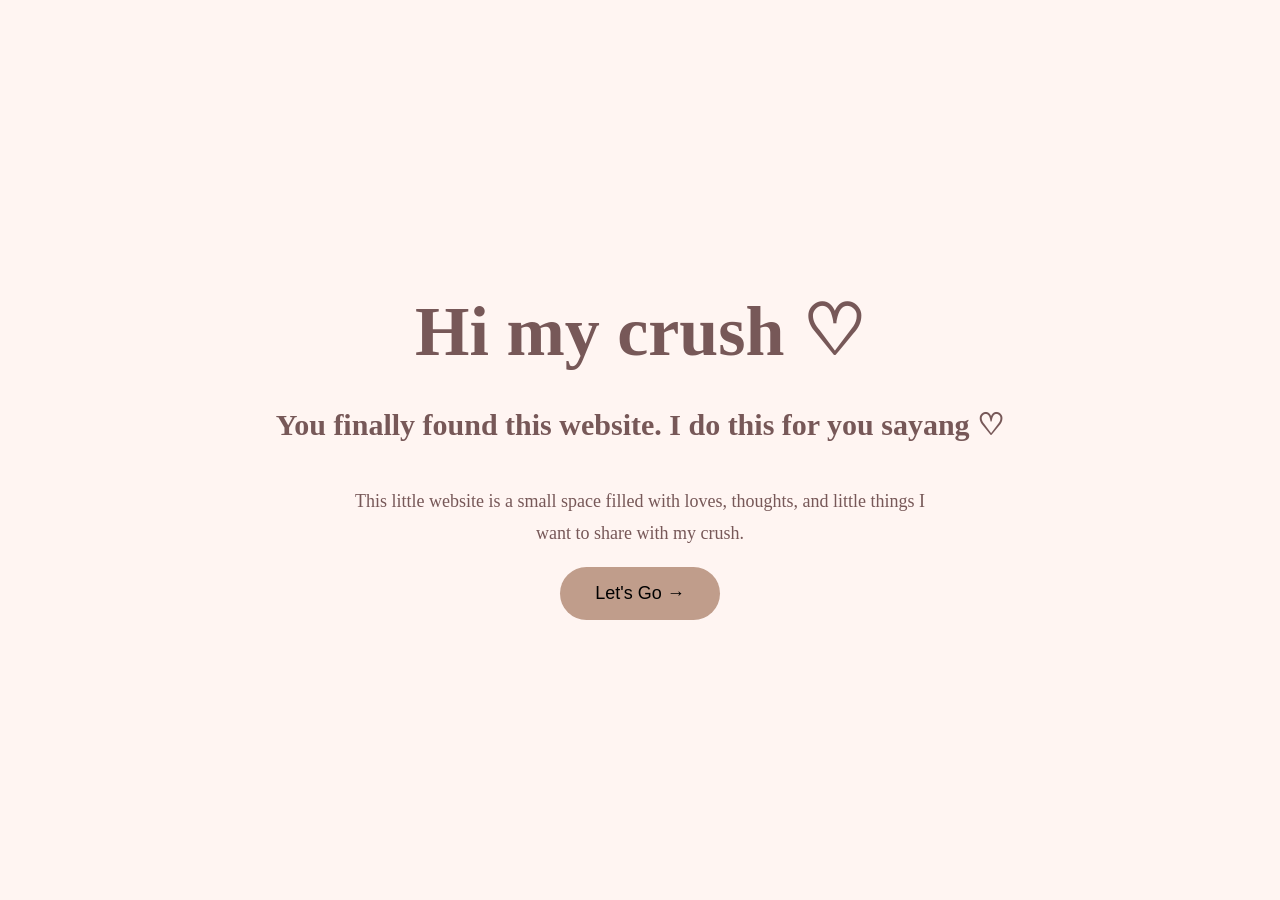
<file: index.html>
<!DOCTYPE html>
<html lang="en">

<head>
    <meta charset="UTF-8">
    <meta name="viewport" content="width=device-width, initial-scale=1.0">

    <title>My Future♡</title>

    <link rel="stylesheet" href="style.css">
</head>

<body class="page1">

    <section class="hero">

        <h1>Hi my crush ♡</h1>

        <h2>You finally found this website. I do this for you sayang ♡</h2>

        <p>
            This little website is a small space
            filled with loves, thoughts,
            and little things I want to share with my crush.
        </p>

        <button onclick="openPassword()">
    Let's Go →
</button>

<div id="passwordBox" class="password-box">

    <div class="password-content">

        <button class="close" onclick="closePassword()">×</button>

        <h2>🔐 Sayang needs to insert password first</h2>

        <p>Hint: Date of our first met ♡
               
        </p>
        <p> 
           exp: 12/12/2024
        </p>

        <input
            type="password"
            id="passwordInput"
            placeholder="Enter password..."
        >

        <button onclick="checkPassword()">
            Enter ♡
        </button>

        <p id="wrongPassword"></p>

    </div>

</div>

    </section>


    <script src="script.js"></script>

</body>

</html>
</file>
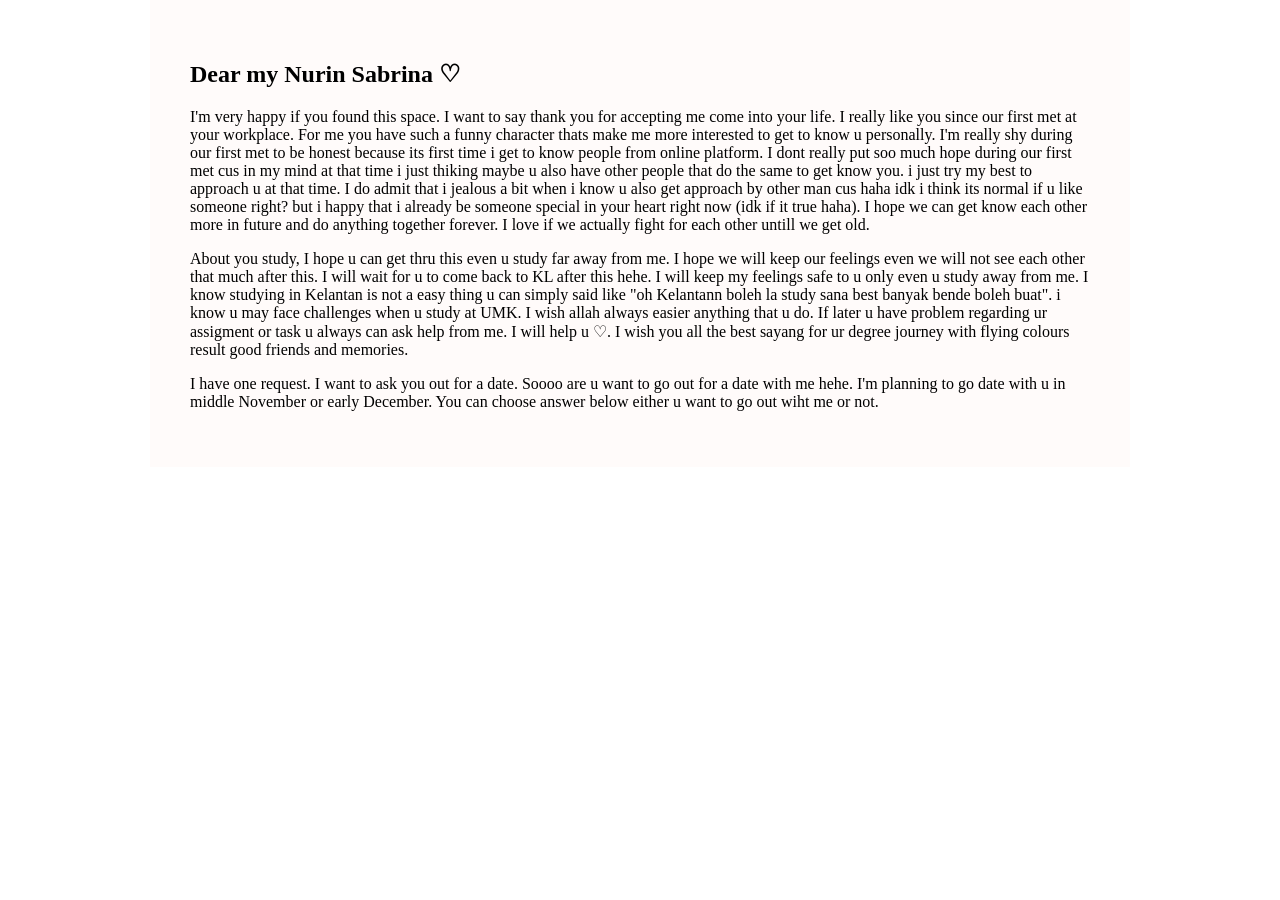
<file: 2 page.html>
<!DOCTYPE html>
<html lang="en">

<head>
    <meta charset="UTF-8">
    <meta name="viewport" content="width=device-width, initial-scale=1.0">

    <title>My Future♡</title>

    <link rel="stylesheet" href="style.css">
</head>

 <section class="explore">

        <h1>Dear my Nurin Sabrina ♡</h1>

        <p>
            I'm very happy if you found this space. I want to say thank you for accepting me come into your life. I really like you since our first met at your workplace.
            For me you have such a funny character thats make me more interested to get to know u personally. I'm really shy during our first met to be honest because its
            first time i get to know people from online platform. I dont really put soo much hope during our first met cus in my mind at that time i just thiking maybe u 
            also have other people that do the same to get know you. i just try my best to approach u at that time. I do admit that i jealous a bit when i know u also get
            approach by other man cus haha idk i think its normal if u like someone right? but i happy that i already be someone special in your heart right now
            (idk if it true haha). I hope we can get know each other more in future and do anything together forever. I love if we actually fight for each other untill we
            get old. 
        </p>
        <p>
            About you study, I hope u can get thru this even u study far away from me. I hope we will keep our feelings even we will not see each other that much after this.
            I will wait for u to come back to KL after this hehe. I will keep my feelings safe to u only even u study away from me. I know studying in Kelantan is not a easy
            thing u can simply said like "oh Kelantann boleh la study sana best banyak bende boleh buat". i know u may face challenges when u study at UMK. I wish allah 
            always easier anything that u do. If later u have problem regarding ur assigment or task u always can ask help from me. I will help u ♡. I wish you all the best 
            sayang for ur degree journey with flying colours result good friends and memories. 
        </p>
        <p>
                                              I have one request. I want to ask you out for a date. Soooo are u want to go out for a date with me hehe.
                                              I'm planning to go date with u in middle November or early December. You can choose answer below either u
                                                                                  want to go out wiht me or not.
        </p>
</file>
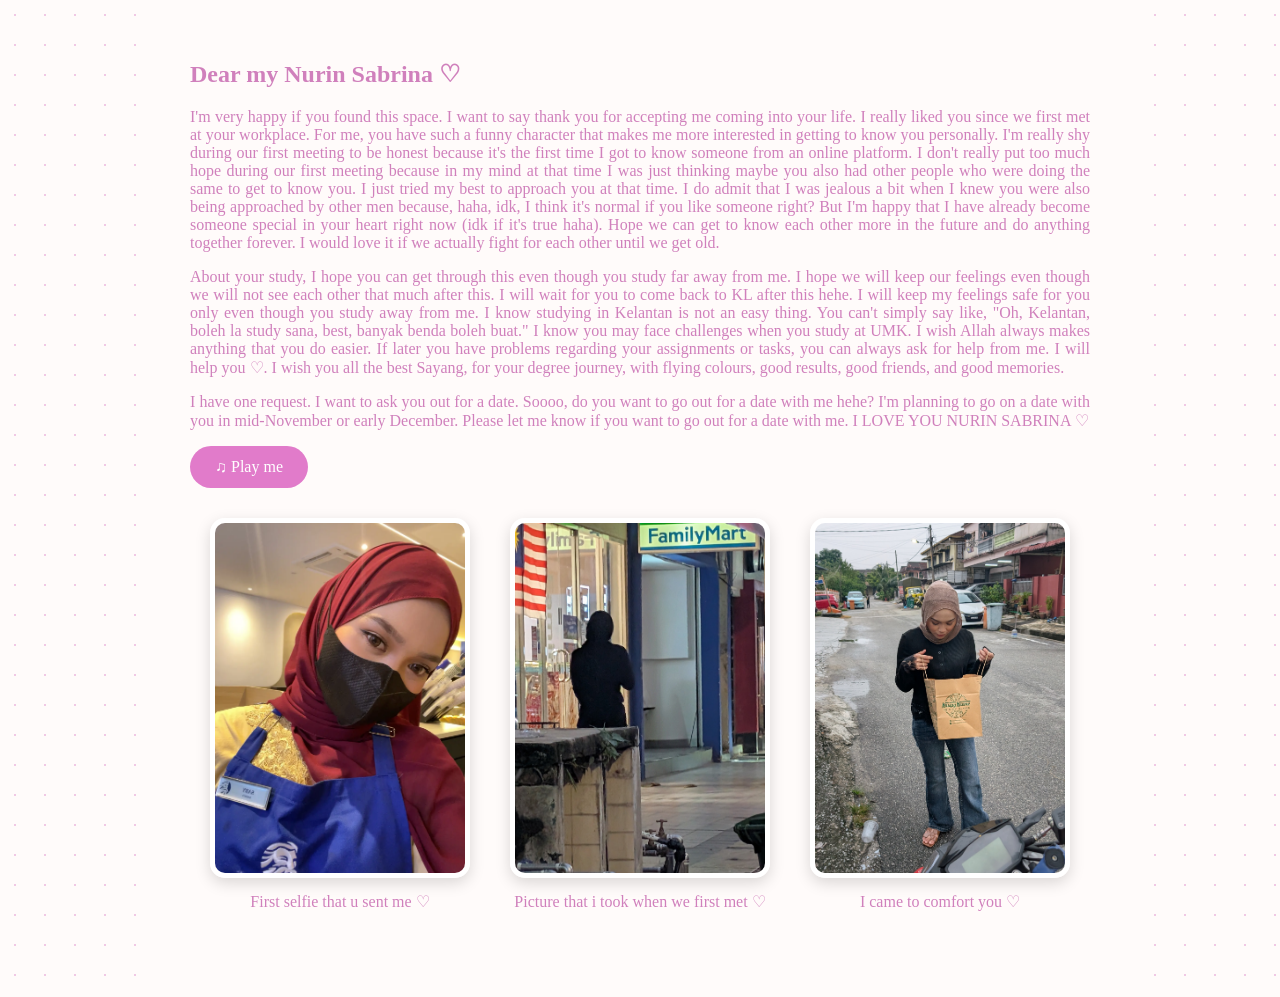
<file: page2.html>
<!DOCTYPE html>
<html lang="en">

<head>
    <meta charset="UTF-8">
    <meta name="viewport" content="width=device-width, initial-scale=1.0">

    <title>My Future♡</title>

    <link rel="stylesheet" href="style.css">
</head>
<body class="page2">
 <section class="explore">

        <h1>Dear my Nurin Sabrina ♡</h1>

        <p>
           I'm very happy if you found this space. I want to say thank you for accepting me coming into your life. I really liked you since we first met at your workplace.
           For me, you have such a funny character that makes me more interested in getting to know you personally. I'm really shy during our first meeting to be honest 
           because it's the first time I got to know someone from an online platform. I don't really put too much hope during our first meeting because in my mind at that
           time I was just thinking maybe you also had other people who were doing the same to get to know you. I just tried my best to approach you at that time. I do admit 
           that I was jealous a bit when I knew you were also being approached by other men because, haha, idk, I think it's normal if you like someone right? But I'm happy 
           that I have already become someone special in your heart right now (idk if it's true haha). Hope we can get to know each other more in the future and do anything
           together forever. I would love it if we actually fight for each other until we get old. 
        </p>
        <p>
           About your study, I hope you can get through this even though you study far away from me. I hope we will keep our feelings even though we will not see each other 
           that much after this. I will wait for you to come back to KL after this hehe. I will keep my feelings safe for you only even though you study away from me. I know 
           studying in Kelantan is not an easy thing. You can't simply say like, "Oh, Kelantan, boleh la study sana, best, banyak benda boleh buat." I know you may face challenges 
           when you study at UMK. I wish Allah always makes anything that you do easier. If later you have problems regarding your assignments or tasks, you can always ask for help
           from me. I will help you ♡. I wish you all the best Sayang, for your degree journey, with flying colours, good results, good friends, and good memories.
        </p>
        <p>
                                            I have one request. I want to ask you out for a date. Soooo, do you want to go out for a date with me hehe?
                                            I'm planning to go on a date with you in mid-November or early December. Please let me know if you want to 
                                            go out for a date with me. I LOVE YOU NURIN SABRINA ♡
        </p>

     <audio id="music">
    <source src="mp3" type="audio/mpeg">
</audio>

<button class="music-button" onclick="toggleMusic()">
    ♫ Play me
</button>

        <div class="photo-row">

    <div class="photo-item">
        <img src="Sayang 1.webp" alt="Photo 1">
        <p>First selfie that u sent me ♡</p>
    </div>

    <div class="photo-item">
        <img src="Sayang 2.jpg" alt="Photo 2">
        <p>Picture that i took when we first met ♡</p>
    </div>

    <div class="photo-item">
        <img src="Sayang 3.jpg" alt="Photo 3">
        <p>I came to comfort you ♡</p>
    </div>

 </div>
    <script src="script.js"></script> 
 </body>
</file>
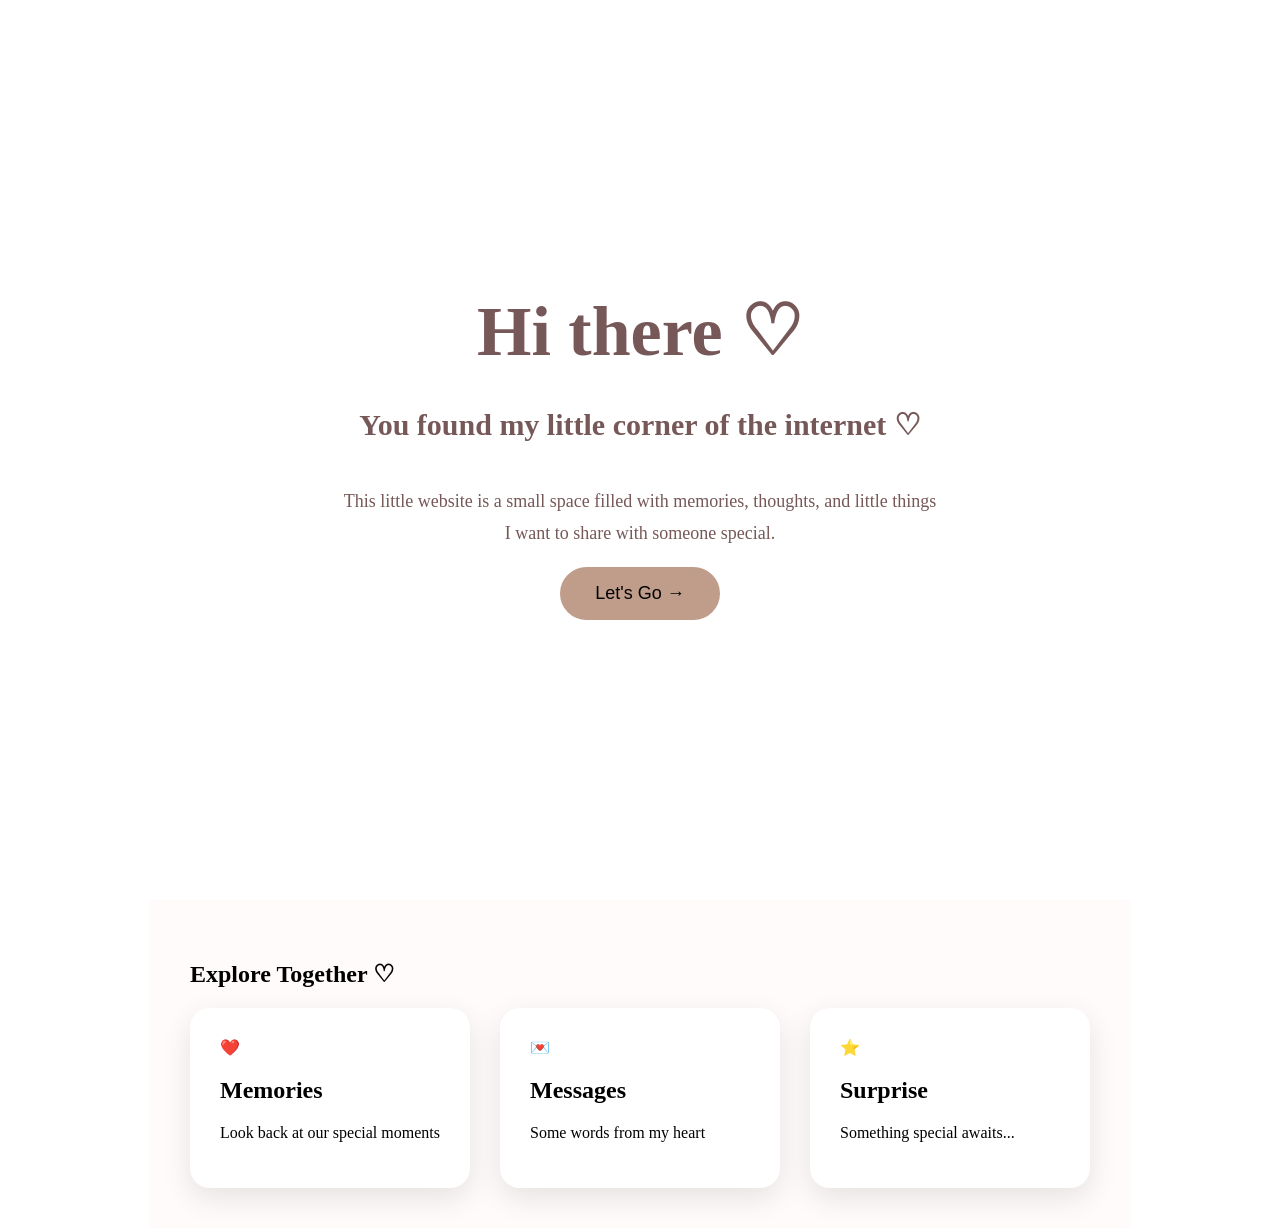
<file: test 1.html>
<!DOCTYPE html>
<html lang="en">

<head>
    <meta charset="UTF-8">
    <meta name="viewport" content="width=device-width, initial-scale=1.0">

    <title>Our Little World ♡</title>

    <link rel="stylesheet" href="style.css">
</head>

<body>

    <section class="hero">

        <h1>Hi there ♡</h1>

        <h2>You found my little corner of the internet ♡</h2>

        <p>
            This little website is a small space
            filled with memories, thoughts,
            and little things I want to share with someone special.
        </p>

        <button onclick="startWebsite()">
            Let's Go →
        </button>

    </section>


    <section class="explore">

        <h1>Explore Together ♡</h1>

        <div class="cards">

            <div class="card" onclick="showMessage('memories')">
                ❤️
                <h2>Memories</h2>
                <p>Look back at our special moments</p>
            </div>

            <div class="card" onclick="showMessage('messages')">
                💌
                <h2>Messages</h2>
                <p>Some words from my heart</p>
            </div>

            <div class="card" onclick="showMessage('surprise')">
                ⭐
                <h2>Surprise</h2>
                <p>Something special awaits...</p>
            </div>

        </div>

    </section>


    <script src="script.js"></script>

</body>

</html>
</file>
<file: style.css>
body {
    margin: 0;
    font-family: "Comic Sans MS", cursive;

 
}

body.page1 {
    background-color:  #fff5f2;
    text-align: center;
}

body.page2 {
    background-color: #fffbfa;
    background-image: radial-gradient(#f0c9e4 1.5px, transparent 1.5px);
    background-size: 30px 30px;
    color: #d080bc;
    text-align: justify;

}

.hero {
    min-height: 100vh;

    display: flex;
    flex-direction: column;
    justify-content: center;
    align-items: center;

    text-align: center;

    color: #775858;
}

.hero h1 {
    font-size: 70px;
    margin: 10px;
}

.hero h2 {
    font-size: 30px;
}

.hero p {
    max-width: 600px;
    font-size: 18px;
    line-height: 1.8;
    text-align: centre;
}

button {
    padding: 16px 35px;

    border: none;
    border-radius: 30px;

    background: #c09d8b;

    font-size: 18px;

    cursor: pointer;

    transition: 0.3s;
}

button:hover {
    transform: scale(1.1);
}

.explore {
    background-color: #fffbfa;
    max-width: 900px;
    margin: 0 auto;
    padding: 40px;
   
    
}

.cards {
    display: flex;
    justify-content: center;
    gap: 30px;
    flex-wrap: wrap;
}

.card {
    width: 220px;
    padding: 30px;

    background: white;

    border-radius: 20px;

    box-shadow: 0 10px 30px rgba(0,0,0,0.1);

    cursor: pointer;

    transition: 0.3s;
}

.card:hover {
    transform: translateY(-10px) rotate(1deg);
}

/* PASSWORD POPUP */

.password-box {
    display: none;

    position: fixed;
    inset: 0;

    background: rgba(0, 0, 0, 0.5);

    justify-content: center;
    align-items: center;

    z-index: 1000;
}

.password-content {
    background: #fff5f2;

    padding: 40px;

    border-radius: 25px;

    text-align: center;

    width: 350px;

    box-shadow: 0 20px 50px rgba(0, 0, 0, 0.2);
}

.password-content h2 {
    color: #493333;
}

.password-content p {
    color: #9c8080;
}

.password-content input {
    width: 80%;

    padding: 14px;

    margin: 15px 0;

    border: 2px solid #ffd1d1;

    border-radius: 20px;

    text-align: center;

    font-size: 16px;

    outline: none;
}

.close {
    background: none;

    font-size: 30px;

    padding: 0;

    float: right;

    color: #9c8080;
}

.close:hover {
    transform: none;
}



#wrongPassword {
    color: #d66;
}

.photo-row {
    display: flex;
    justify-content: center;
    align-items: flex-start;
    gap: 40px;
    margin: 30px auto;
}

.photo-item {
    text-align: center;
}

.photo-item img {
    width: 250px;
    height: 350px;
    object-fit: cover;

    border: 5px solid white;
    border-radius: 15px;

    box-shadow: 0 5px 15px rgba(0, 0, 0, 0.15);
}

.photo-item p {
    margin-top: 10px;
    font-size: 16px;
}

.music-button {
    background-color: #e17bca;
    color: white;
    border: none;
    padding: 12px 25px;
    border-radius: 25px;
    font-family: "Comic Sans MS", cursive;
    font-size: 16px;
    cursor: pointer;
}

.music-button:hover {
    opacity: 0.8;
}
</file>
